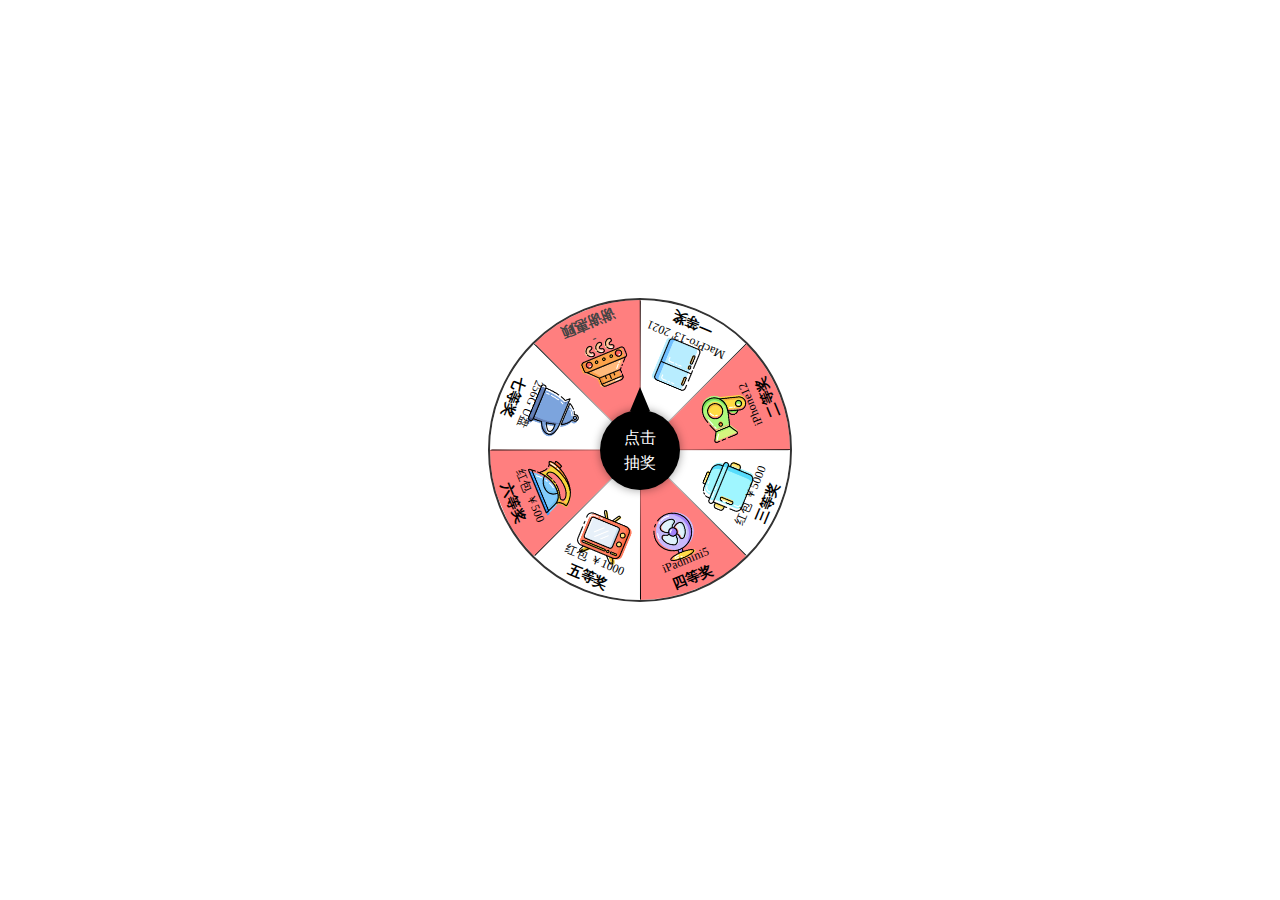
<file: raffleWheel/index.html>
<!DOCTYPE html>
<html lang="en">
<head>
<meta charset="UTF-8">
<meta name="viewport" content="width=device-width, initial-scale=1.0">
<title>简易抽奖小转盘</title>
<meta name="keywords" content="简易抽奖转盘,原生js抽奖转盘,css3抽奖转盘,h5抽奖转盘" />
<meta name="description" content="原生javascript和css3写的简易抽奖小转盘，自定义设置奖项" />
<link type="text/css" rel="stylesheet" href="style/common.css" />
<script type="text/javascript" src="script/common.js"></script>
<script type="text/javascript">
var prizeArr=[
  {
    prizeId:0,  // 奖品ID
    quantity:1, // 奖品数量，抽宛去除该奖项
    prizeName:"谢谢惠顾", // 奖品等级
    prizeBrief:"-", // 奖品内容
    prizePic:'images/g0.png'  // 奖品图标地址
  },
  {prizeId:1,quantity:1,prizeName:"一等奖",prizeBrief:"MacPro-13' 2021",prizePic:'images/g1.png'},
  {prizeId:2,quantity:1,prizeName:"二等奖",prizeBrief:"iPhone12",prizePic:'images/g2.png'},
  {prizeId:3,quantity:1,prizeName:"三等奖",prizeBrief:"红包 ￥5000",prizePic:'images/g3.png'},
  {prizeId:4,quantity:1,prizeName:"四等奖",prizeBrief:"iPadmini5",prizePic:'images/g4.png'},
  {prizeId:5,quantity:1,prizeName:"五等奖",prizeBrief:"红包 ￥1000",prizePic:'images/g5.png'},
  {prizeId:6,quantity:1,prizeName:"六等奖",prizeBrief:"红包 ￥500",prizePic:'images/g6.png'},
  {prizeId:7,quantity:1,prizeName:"七等奖",prizeBrief:"256G U盘",prizePic:'images/g7.png'}
];
window.onload=function(){
  let oDiv=document.getElementsByClassName("wheel")[0];   // 转盘容器
  let oDraw=document.getElementsByClassName("draw")[0];   // 转盘按钮
  let timer=null;
  var xo=new RaffleWheel(oDiv,prizeArr);  // 转盘组件。生成转盘及奖项

  // 请求操作.测试
  oDraw.addEventListener("click",function(ev){
    var award=Math.floor(Math.random()*prizeArr.length);  // 测试·抽奖随机数
    console.log(award);
    xo.drawHandle(award); // 转动

    clearTimeout(timer);
    timer=setTimeout(function(){
      let textStr=award?("恭喜你抽中"+prizeArr[award].prizeName+" 获得 "+prizeArr[award].prizeBrief+" ！"):("很遗憾没有抽中任何奖品，再接再厉吧~加油！");
      alert(textStr);
    },3350)
  },false)
}
</script>
</head>
<body>
  <div class="wheel">
    <a class="draw drawMov" href="javascript:void(0);">点击<br />抽奖</a>
  </div>

</body>
</html>
</file>
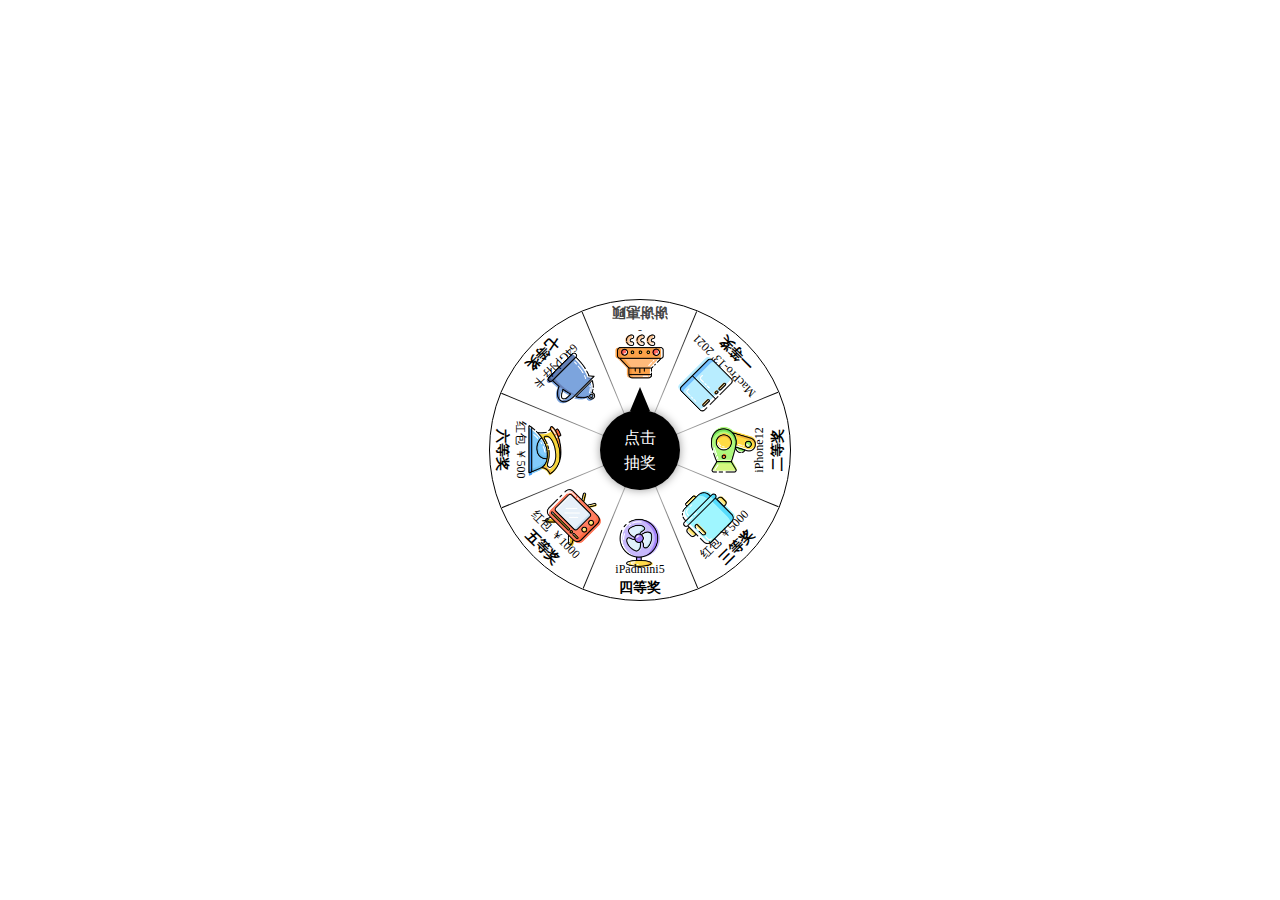
<file: raffleWheel/single.html>
<!DOCTYPE html>
<html lang="en">
<head>
<meta charset="UTF-8">
<meta name="viewport" content="width=device-width, initial-scale=1.0">
<title>简易抽奖小转盘</title>
<meta name="keywords" content="简易抽奖转盘,原生js抽奖转盘,css3抽奖转盘,h5抽奖转盘" />
<meta name="description" content="原生javascript和css3写的简易抽奖小转盘，自定义设置奖项|单文件版" />
<style type="text/css" id="styleSheets">
*{margin:0;padding:0;}
html{height:100%;}
body, .draw, .wheel li, .wheel li .prizePic{display:flex;justify-content:center;align-items:center;} /* 上下左右居中 */
body{min-height:100%;}
/* 转盘·区域 */
.wheel, .wheel ul{position:relative;width:300px;height:300px;border-radius:50%;}
.wheel{border:solid 1px #000;overflow:hidden;}
/* 按钮[点击抽奖] */
.draw{
  width:50px;height:50px;padding:15px;border-radius:50%;background-color:#000;box-shadow:0 0 10px rgba(0,0,0,.4);
  line-height:25px;text-decoration:none;color:#FFF;
  position:absolute;top:50%;left:50%;z-index:9;margin-left:-40px;margin-top:-40px;
}
.draw::before{
  content:"";display:block;width:0;height:0;border-style:solid;border-color:transparent transparent #000 transparent;border-width:0 10px 24px;
  position:absolute;top:-23px;left:50%;margin-left:-10px;
}
/* 转盘·本体&元素 */
.wheel ul{list-style:none;}
.wheel li{
  position:absolute;top:0;
  height:42px;overflow:hidden;line-height:normal;color:#000;
  background-color:rgba(255,60,100,0);
  padding-top:258px;
}
.wheel li::before{
  content:"";display:block;width:1px;height:300px;
  background-image:linear-gradient(to bottom,rgba(0,0,0,0) 0%,rgba(0,0,0,0) 50%, rgba(0,0,0,1) 100%);
  position:absolute;top:0;left:50%;
}
.wheel li:nth-child(1){color:#444;} /* 第一个不是什么好奖项，文字置灰 */
.wheel li .prizePic{
  position:absolute;bottom:30px;left:50%;
  margin-left:-27px;width:54px;height:54px;text-align:center;
}
.wheel li .prizePic img{max-width:100%;max-height:100%;width:auto;height:auto;}
.wheel li .prizeTitle{position:relative;z-index:6;padding:0 10px;overflow:hidden;text-align:center;}
.wheel li .prizeTitle strong, .wheel li .prizeTitle em{display:block;overflow:hidden;}
.wheel li .prizeTitle strong{height:20px;line-height:20px;font-size:14px;}
.wheel li .prizeTitle em{height:18px;line-height:18px;font-size:12px;font-style:normal;}

.runGo{animation:run 3s ease 1 forwards;}
@keyframes run{
  from{transform:rotate(0deg);}
  to{transform:rotate(360deg);}
}
</style>
<script type="text/javascript">
var prizeArr=[
  {prizeId:0,prizeName:"谢谢惠顾",prizeBrief:"-",prizePic:'images/g0.png'},
  {prizeId:1,prizeName:"一等奖",prizeBrief:"MacPro-13' 2021",prizePic:'images/g1.png'},
  {prizeId:2,prizeName:"二等奖",prizeBrief:"iPhone12",prizePic:'images/g2.png'},
  {prizeId:3,prizeName:"三等奖",prizeBrief:"红包 ￥5000",prizePic:'images/g3.png'},
  {prizeId:4,prizeName:"四等奖",prizeBrief:"iPadmini5",prizePic:'images/g4.png'},
  {prizeId:5,prizeName:"五等奖",prizeBrief:"红包 ￥1000",prizePic:'images/g5.png'},
  {prizeId:6,prizeName:"六等奖",prizeBrief:"红包 ￥500",prizePic:'images/g6.png'},
  {prizeId:7,prizeName:"七等奖",prizeBrief:"64G内存卡",prizePic:'images/g7.png'}
];

window.onload=function(){
  // 转盘·元素
  var oWheel=document.getElementsByClassName("wheel")[0].getElementsByTagName("ul")[0];
  // 抽奖按钮
  var oDraw=document.getElementsByClassName("wheel")[0].getElementsByTagName("a")[0];
  // 奖项个数
  let prizeLen=prizeArr.length;
  // 单个奖项·宽度
  var singleWidth=oWheel.offsetWidth*3.1416/prizeLen;
  // 单个奖项·角度
  var prozeAngle=360/prizeLen;
  // 样式表
  var oStyleSheets=document.styleSheets[document.styleSheets.length-1];
  // 抽中了几等奖
  var award=0;

  // 奖项数组对象·遍历
  prizeArr.forEach((item,idx)=>{
    // 角度计算，从180度为开始（默认第一项在上，指针所指方向）
    var prozeAngleCount=prozeAngle*idx>=180?(prozeAngle*idx-180):(prozeAngle*idx+180);
    // 奖项数组对象·写进相应角度
    item.prozeAngle=prozeAngleCount;
    // 元素对象·创建抽奖项
    var oLi=document.createElement('li');
    // 奖项图标
    if(item.prizePic){
      var prizeImgArea=document.createElement('span');
      prizeImgArea.className="prizePic";
      prizeImgArea.innerHTML="<img src='"+item.prizePic+"' />"
      oLi.appendChild(prizeImgArea); // 图标对象
    }
    // 奖项文字
    if(item.prizeName){
      var prizeName=document.createElement('span');
      prizeName.className="prizeTitle"
      prizeName.innerHTML="<em>"+item.prizeBrief+"</em><strong>"+item.prizeName+"</strong>";
      oLi.appendChild(prizeName); // 图标对象
    }
    // 奖项计算（位置、角度）
    oLi.style.transform="rotate("+prozeAngleCount+"deg)"; // 旋转角度
    oLi.style.width=singleWidth+"px"; // 单个宽度
    oLi.style.left=(oWheel.offsetWidth/2-singleWidth/2)+"px"; // 位置（半径-单个宽度的一半）
    // 样式表·元素对象划分线（奖项角度的一半）
    oStyleSheets.addRule('.wheel li::before','transform:rotate('+prozeAngle/2+'deg)')
    // 元素对象·写入转盘
    oWheel.appendChild(oLi);
  });
  // 打印奖品对象
  // console.log(prizeArr);

  // 页面加载时的转动,转完了就清除
  oWheel.addEventListener("webkitAnimationEnd",cleanDraw,false);
  // 点击抽奖
  oDraw.addEventListener("click",drawHandle,false);

  function drawHandle(){
    var cssRules=oStyleSheets.cssRules;
    if(oWheel.classList.contains('runGo')){
      oWheel.addEventListener("webkitAnimationEnd",cleanDraw,false);
      console.log("抽奖中，别闹~！");
      return false;
    }else{
      // 找出动作,先删除
      for(let key in cssRules){
        if(cssRules[key].name&&cssRules[key].name=="run"){
          oStyleSheets.deleteRule(key);
        }
      }
      // 几等奖（测试/随机数）
      award=Math.floor(Math.random()*prizeLen);
      console.log(award);
      // 写入转动角度
      oStyleSheets.insertRule(`@keyframes run{
        from{transform:rotate(0)}
        to{transform:rotate(${1440-prozeAngle*award}deg)}
      }`,oStyleSheets.length-2);
      // 添加转动效果
      oWheel.classList.add('runGo');
    }
  }
  function cleanDraw(){
    // 保存中奖角度
    oWheel.style.transform="rotate("+(-prozeAngle*award)+"deg)";
    // 转盘复位！
    oWheel.classList.remove('runGo');
    console.log("转盘复位！");
  }
};

</script>
</head>
<body>
  <div class="wheel">
    <ul class="runGo">
    </ul>
    <a class="draw" href="javascript:void(0);">点击<br />抽奖</a>
  </div>
</body>
</html>
</file>
<file: raffleWheel/style/common.css>
*{margin:0;padding:0;}
html{height:100%;}
body, .draw, .wheel li, .wheel li .prizePic{display:flex;justify-content:center;align-items:center;} /* 上下左右居中 */
body{min-height:100%;}
/* 转盘·区域 */
.wheel, .wheel ul{position:relative;width:300px;height:300px;border-radius:50%;}
.wheel, .drawHistory{margin:15px auto;border:solid 2px #333;overflow:hidden;}
/* 按钮[点击抽奖] */
.draw{
  width:50px;height:50px;padding:15px;border-radius:50%;background-color:#000;box-shadow:0 0 10px rgba(0,0,0,.4);
  line-height:25px;text-decoration:none;color:#FFF;
  position:absolute;top:50%;left:50%;z-index:9;margin-left:-40px;margin-top:-40px;
}
.draw::before{
  content:"";display:block;width:0;height:0;border-style:solid;border-color:transparent transparent #000 transparent;border-width:0 10px 24px;
  position:absolute;top:-23px;left:50%;margin-left:-10px;
}
/* 转盘·本体&元素 */
.wheel ul{list-style:none;}
.wheel li{
  position:absolute;top:0;
  height:42px;overflow:hidden;line-height:normal;color:#000;
  background-color:rgba(255,60,100,0);
  padding-top:258px;
}
.wheel li::before{
  content:"";display:block;width:1px;height:300px;
  background-image:linear-gradient(to bottom,rgba(0,0,0,0) 0%,rgba(0,0,0,0) 50%, rgba(0,0,0,1) 100%);
  position:absolute;top:0;left:50%;z-index:2;
}
.wheel li::after{
  content:"";display:block;width:0;height:0;
  border-style:solid;border-width:0 62.13px 150px;border-color:transparent transparent rgba(255,0,0,0.5);
  position:absolute;top:150px;left:50%;z-index:1;
}
.wheel li:nth-child(even)::after{border-color:transparent transparent rgba(255,255,255,0.5);}
.wheel li:nth-child(1){color:#444;} /* 第一个不是什么好奖项，文字置灰 */
.wheel li .prizePic{
  position:absolute;bottom:30px;left:50%;z-index:3;
  margin-left:-27px;width:54px;height:54px;text-align:center;
}
.wheel li .prizePic img{max-width:100%;max-height:100%;width:auto;height:auto;}
.wheel li .prizeTitle{position:relative;z-index:6;padding:0 10px;overflow:hidden;text-align:center;}
.wheel li .prizeTitle strong, .wheel li .prizeTitle em{display:block;overflow:hidden;}
.wheel li .prizeTitle strong{height:20px;line-height:20px;font-size:14px;}
.wheel li .prizeTitle em{height:18px;line-height:18px;font-size:12px;font-style:normal;}

.runGo{animation:run 3s ease 1 forwards;}
/* 抽奖转动 */
@keyframes run{
  from{transform:rotate(0deg);}
  to{transform:rotate(360deg);}
}

.drawMov{animation:mov 1s ease 1 forwards;}
/* 指针摆动 */
@keyframes mov{
  0%{transform:rotate(0deg);}
  10%{transform:rotate(15deg);}
  30%{transform:rotate(-12deg);}
  60%{transform:rotate(7deg);}
  100%{transform:rotate(0deg);}
}
</file>
